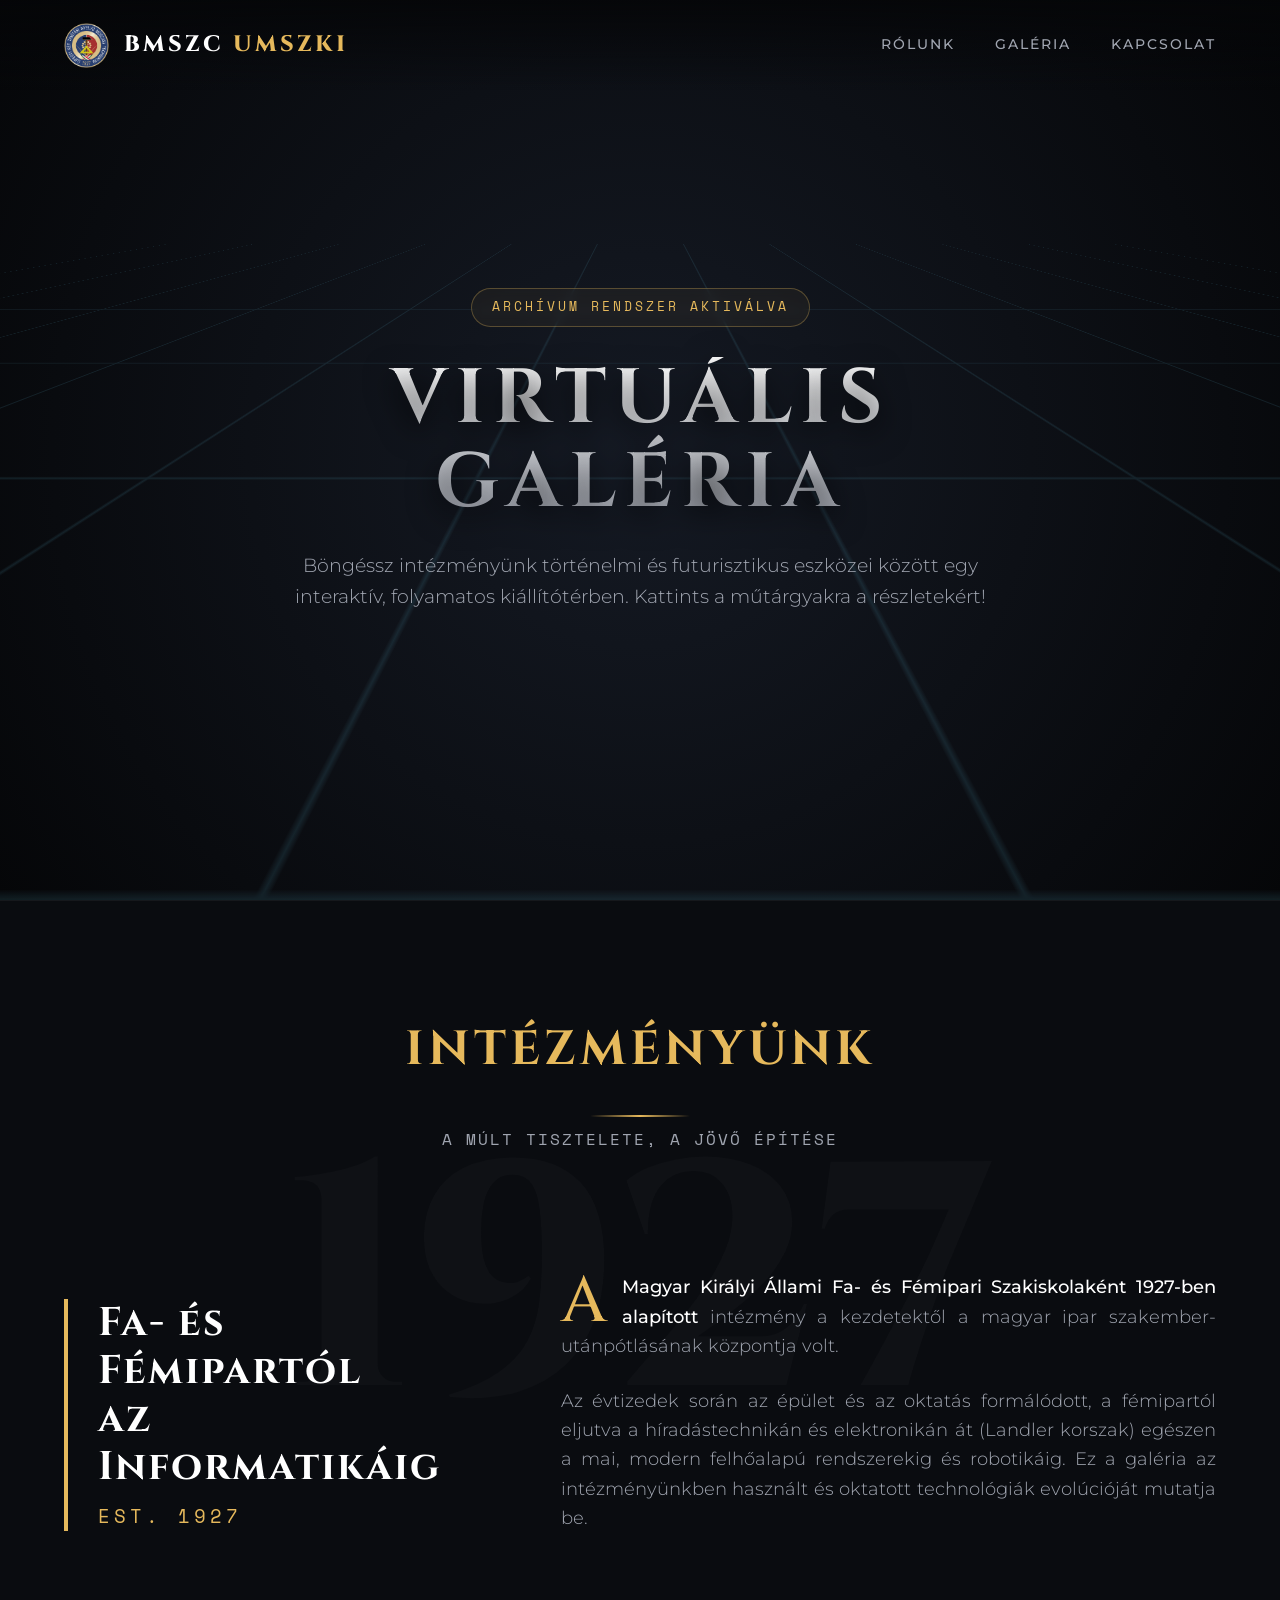
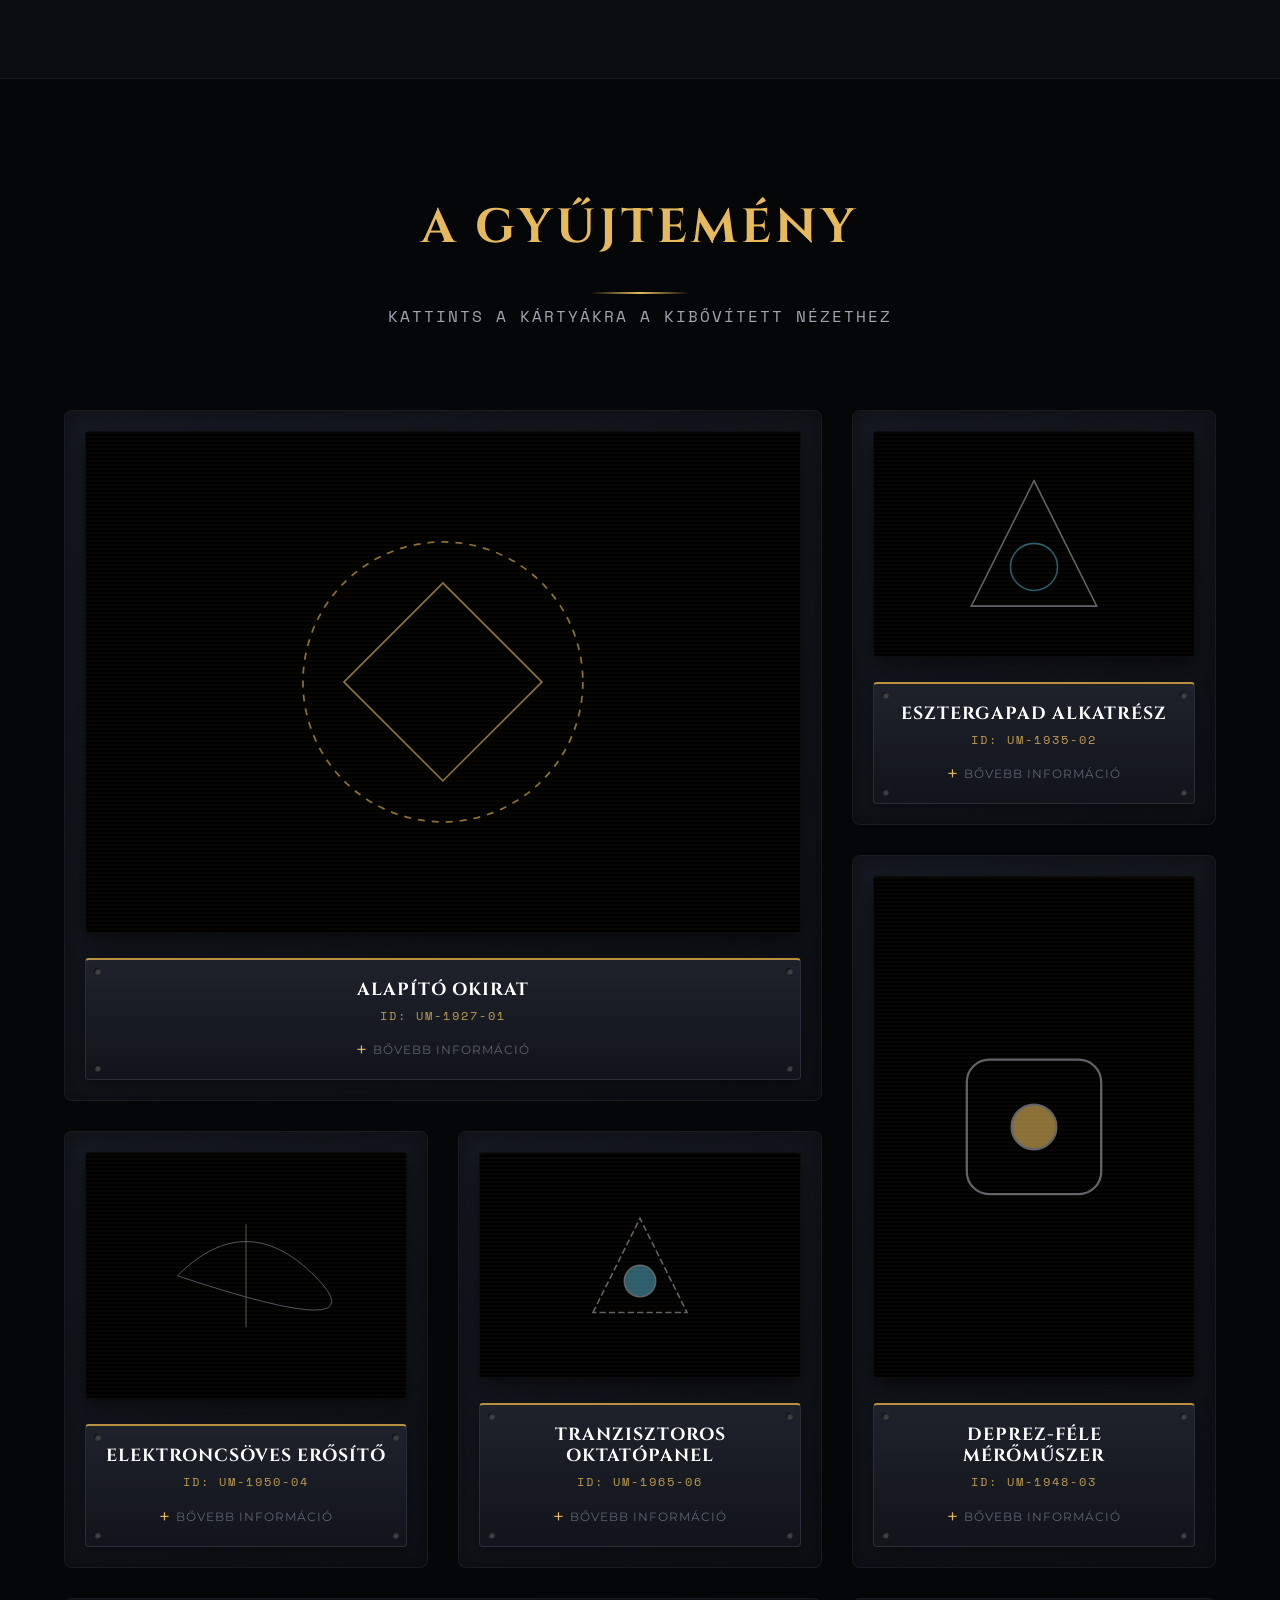
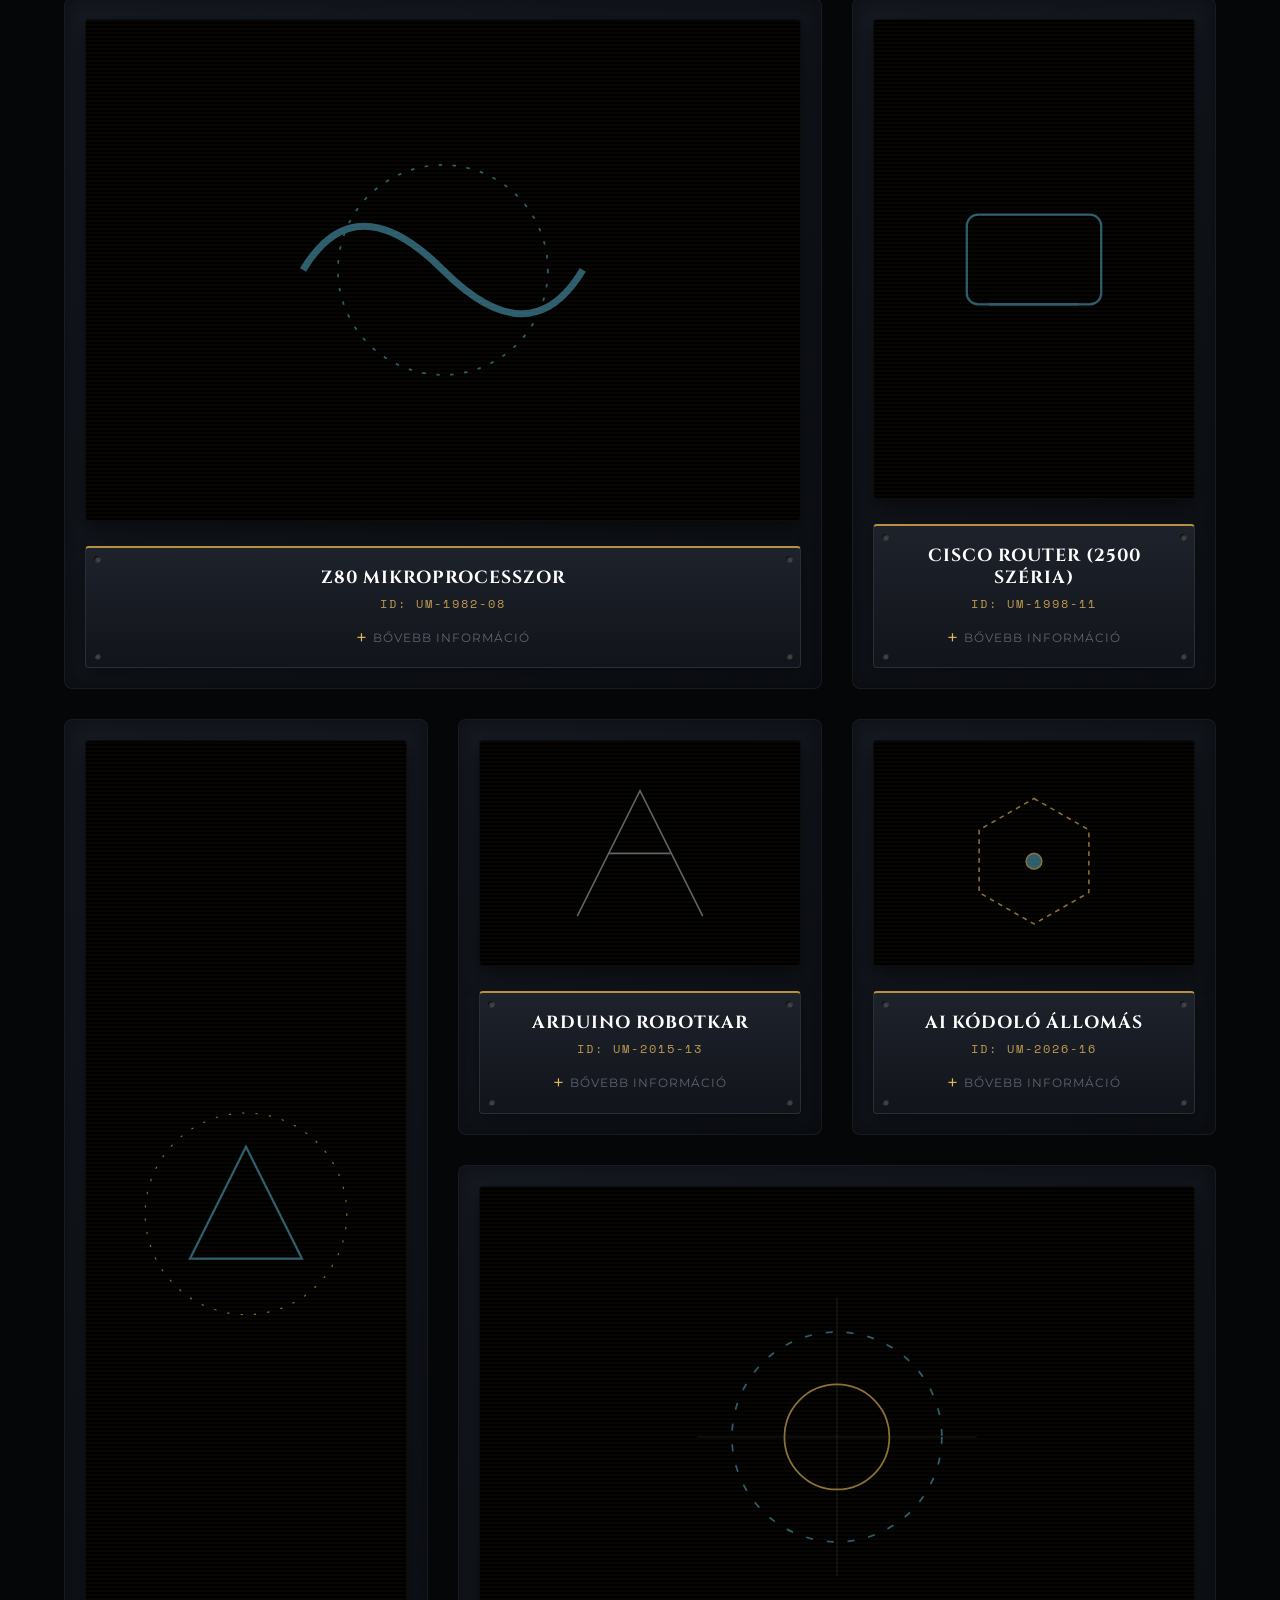
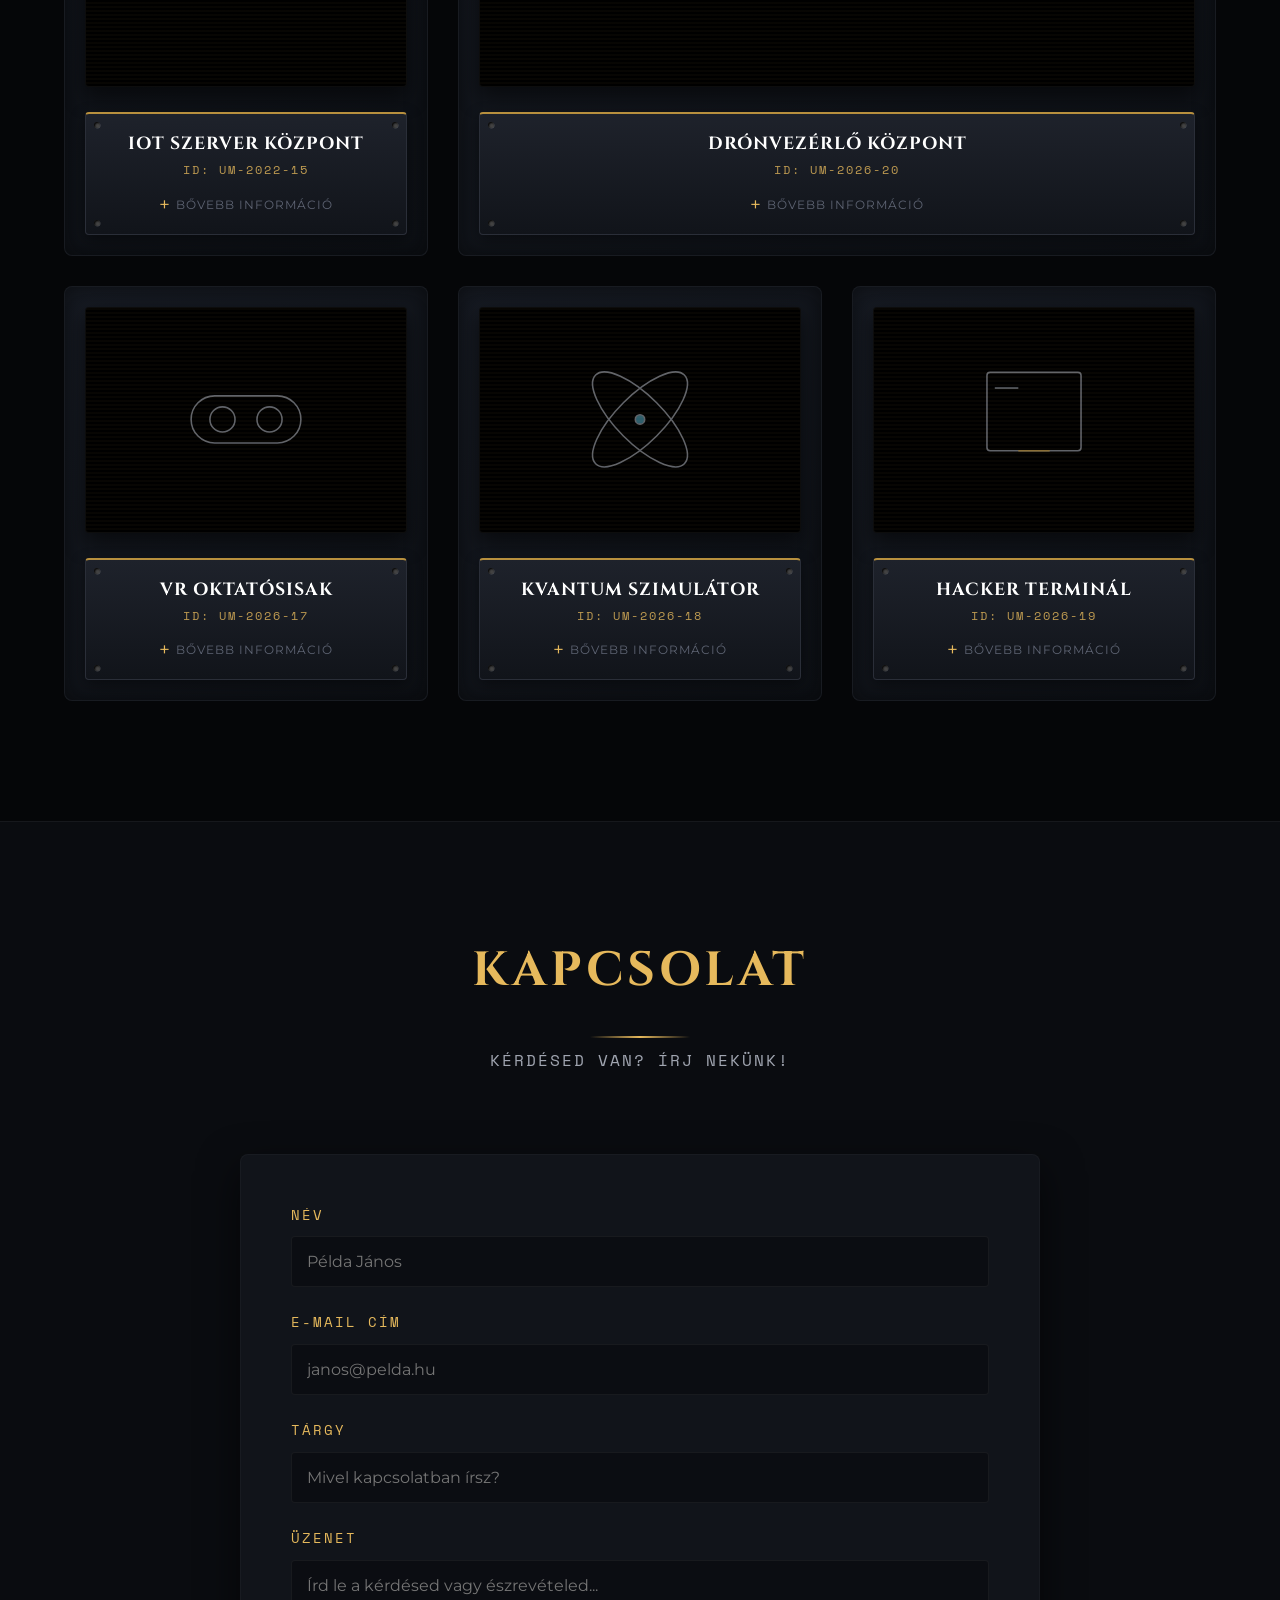
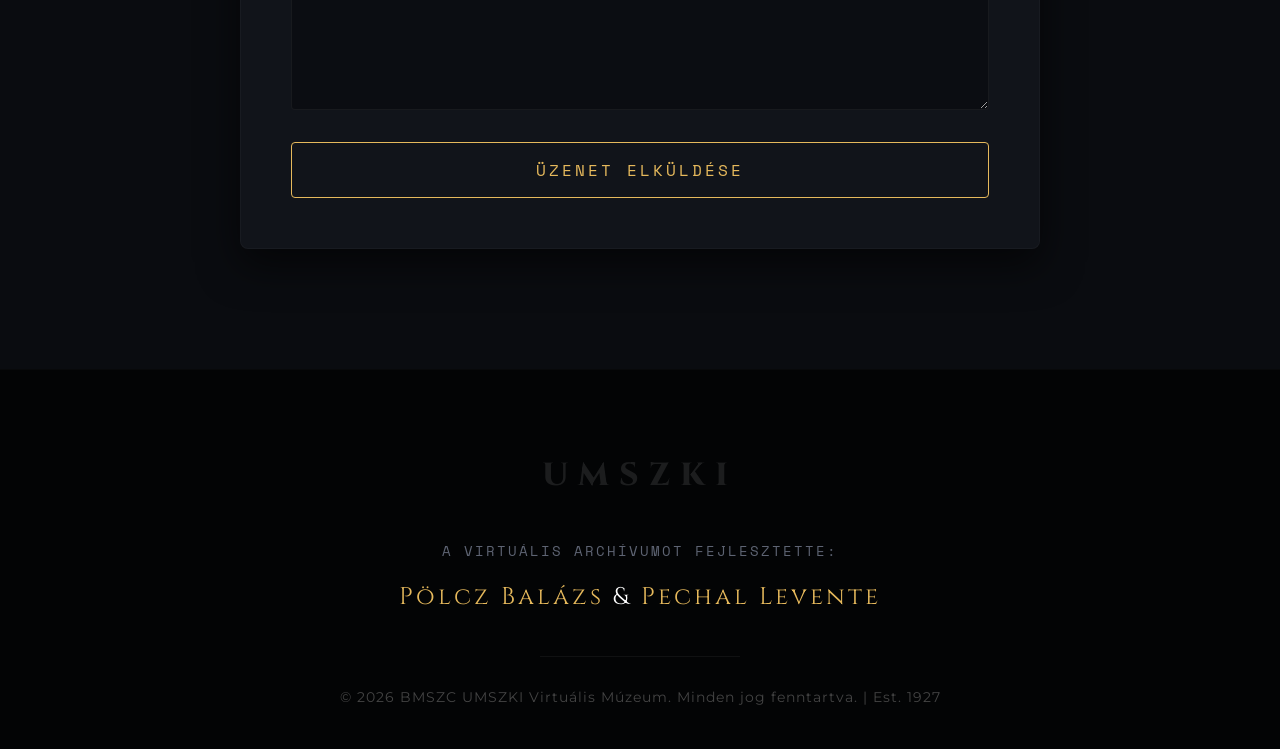
<file: index.html>
<!DOCTYPE html>
<html lang="hu">
<head>
    <meta charset="UTF-8">
    <meta name="viewport" content="width=device-width, initial-scale=1.0">
    <meta name="description" content="Budapesti Műszaki SZC Újpesti Két Tanítási Nyelvű Műszaki Technikum Virtuális Múzeuma">
    <title>UMSZKI Virtuális Galéria | Est. 1927</title>
    
    <link rel="preconnect" href="https://fonts.googleapis.com">
    <link rel="preconnect" href="https://fonts.gstatic.com" crossorigin>
    <link href="https://fonts.googleapis.com/css2?family=Cinzel:wght@400;600;700;800&family=Montserrat:wght@200;300;400;500;700&family=Space+Mono:wght@400;700&display=swap" rel="stylesheet">
    
    <style>
        /* ==========================================================================
           1. CSS VÁLTOZÓK (GLOBAL DESIGN TOKENS)
           ========================================================================== */
        :root {
            --bg-deep: #050608;
            --bg-surface: #0a0c10;
            --bg-card: #11141a;
            --bg-card-hover: #161a22;
            
            --accent-gold: #e6b95c;
            --accent-gold-dark: #b8903e;
            --accent-glow: rgba(230, 185, 92, 0.2);
            --accent-cyan: #4a9bb5; 
            
            --text-primary: #ffffff;
            --text-secondary: #a0a5b0;
            --text-muted: #5e6473;
            
            --border-light: rgba(255, 255, 255, 0.05);
            --border-gold: rgba(230, 185, 92, 0.3);
            
            --nav-height: 90px;
            --section-padding: 120px 5%;
            --card-radius: 8px;
            --transition-smooth: all 0.5s cubic-bezier(0.25, 1, 0.5, 1);
        }

        /* ==========================================================================
           2. ALAP BEÁLLÍTÁSOK (RESET)
           ========================================================================== */
        * { margin: 0; padding: 0; box-sizing: border-box; }
        html { scroll-behavior: smooth; font-size: 16px; }
        body {
            font-family: 'Montserrat', sans-serif;
            background-color: var(--bg-deep);
            color: var(--text-primary);
            line-height: 1.6;
            overflow-x: hidden;
            -webkit-font-smoothing: antialiased;
        }

        ::-webkit-scrollbar { width: 10px; }
        ::-webkit-scrollbar-track { background: var(--bg-deep); }
        ::-webkit-scrollbar-thumb { background: #2a2e38; border-radius: 5px; }
        ::-webkit-scrollbar-thumb:hover { background: var(--accent-gold-dark); }

        /* ==========================================================================
           3. TIPOGRÁFIA ÉS CÍMSOROK
           ========================================================================== */
        h1, h2, h3, h4, h5, h6 {
            font-family: 'Cinzel', serif;
            font-weight: 700;
            margin-bottom: 1rem;
            line-height: 1.2;
        }

        .section-header {
            text-align: center;
            margin-bottom: 80px;
            position: relative;
            z-index: 2;
        }

        .section-header h2 {
            font-size: 3rem;
            color: var(--accent-gold);
            text-transform: uppercase;
            letter-spacing: 4px;
            display: inline-block;
        }

        .section-header .subtitle {
            font-size: 1rem;
            color: var(--text-secondary);
            font-family: 'Space Mono', monospace;
            text-transform: uppercase;
            letter-spacing: 2px;
            margin-top: 10px;
        }

        .header-line {
            width: 100px;
            height: 2px;
            background: linear-gradient(90deg, transparent, var(--accent-gold), transparent);
            margin: 20px auto 0 auto;
        }

        /* ==========================================================================
           4. NAVIGÁCIÓ (HEADER)
           ========================================================================== */
        .navbar {
            position: fixed; top: 0; left: 0; width: 100%; height: var(--nav-height);
            display: flex; justify-content: space-between; align-items: center;
            padding: 0 5%; z-index: 9999; transition: var(--transition-smooth);
            background: linear-gradient(180deg, rgba(5,6,8,0.9) 0%, rgba(5,6,8,0) 100%);
        }

        .navbar.scrolled {
            background: rgba(5, 6, 8, 0.85); backdrop-filter: blur(20px);
            border-bottom: 1px solid var(--border-light);
            box-shadow: 0 10px 30px rgba(0, 0, 0, 0.5); height: 70px;
        }

        .nav-brand { display: flex; align-items: center; gap: 15px; text-decoration: none; }
        .nav-logo-placeholder { width: 45px; height: 45px; object-fit: contain; transition: transform 0.3s ease; }
        .nav-brand:hover .nav-logo-placeholder { transform: scale(1.05); }

        .nav-title {
            font-family: 'Cinzel', serif; font-size: 1.4rem; font-weight: 800;
            color: var(--text-primary); letter-spacing: 3px;
        }
        .nav-title span { color: var(--accent-gold); }

        .nav-links { display: flex; list-style: none; gap: 40px; }
        .nav-item { position: relative; }
        .nav-link {
            text-decoration: none; color: var(--text-secondary); font-size: 0.85rem;
            font-weight: 500; text-transform: uppercase; letter-spacing: 2px;
            transition: color 0.3s ease; padding: 10px 0; display: block;
        }
        .nav-link:hover { color: var(--accent-gold); }
        .nav-link::after {
            content: ''; position: absolute; bottom: 0; left: 0; width: 0; height: 2px;
            background-color: var(--accent-gold); transition: width 0.3s ease;
            box-shadow: 0 0 10px var(--accent-glow);
        }
        .nav-link:hover::after { width: 100%; }

        /* ==========================================================================
           5. HERO SZEKCIÓ (FŐOLDAL)
           ========================================================================== */
        .hero-section {
            position: relative; height: 100vh; display: flex; flex-direction: column;
            justify-content: center; align-items: center; text-align: center;
            padding: 0 5%; overflow: hidden;
            background: radial-gradient(circle at 50% 50%, #151a24 0%, #050608 100%);
        }

        .hero-background {
            position: absolute; top: 0; left: 0; width: 100%; height: 100%; z-index: 1; opacity: 0.15;
            background-image: linear-gradient(var(--accent-cyan) 1px, transparent 1px), linear-gradient(90deg, var(--accent-cyan) 1px, transparent 1px);
            background-size: 100px 100px; background-position: center center;
            transform: perspective(500px) rotateX(60deg) translateY(-100px) scale(3);
            animation: gridMove 20s linear infinite;
        }

        @keyframes gridMove { 0% { background-position: 0 0; } 100% { background-position: 0 100px; } }

        .hero-content { position: relative; z-index: 10; max-width: 900px; }
        
        .hero-badge {
            display: inline-block; padding: 8px 20px; border: 1px solid var(--border-gold);
            border-radius: 50px; font-family: 'Space Mono', monospace; font-size: 0.8rem;
            color: var(--accent-gold); letter-spacing: 3px; margin-bottom: 30px;
            background: rgba(230, 185, 92, 0.05); backdrop-filter: blur(4px);
        }

        .hero-title {
            font-size: clamp(3rem, 6vw, 6rem); line-height: 1.1; margin-bottom: 25px;
            letter-spacing: 8px; text-transform: uppercase; text-shadow: 0 10px 30px rgba(0,0,0,0.8);
            background: linear-gradient(180deg, #ffffff 0%, #a0a5b0 100%);
            background-clip: text; -webkit-background-clip: text; -webkit-text-fill-color: transparent;
            animation: fadeInUp 1.5s ease forwards;
        }

        .hero-subtitle {
            font-size: 1.2rem; color: var(--text-secondary); font-weight: 300;
            max-width: 700px; margin: 0 auto; animation: fadeInUp 1.5s ease 0.3s forwards; opacity: 0;
        }

        /* ==========================================================================
           6. RÓLUNK SZEKCIÓ
           ========================================================================== */
        .about-section {
            padding: var(--section-padding); background-color: var(--bg-surface);
            position: relative; border-top: 1px solid var(--border-light); border-bottom: 1px solid var(--border-light);
            overflow: hidden;
        }

        .watermark-1927 {
            position: absolute; top: 50%; left: 50%; transform: translate(-50%, -50%);
            font-family: 'Cinzel', serif; font-size: 25vw; font-weight: 800;
            color: rgba(255, 255, 255, 0.02); white-space: nowrap; pointer-events: none; z-index: 0; user-select: none;
        }

        .about-container { max-width: 1200px; margin: 0 auto; position: relative; z-index: 2; display: flex; flex-direction: column; gap: 40px; }
        
        .about-text-block { display: grid; grid-template-columns: 1fr 1.5fr; gap: 60px; align-items: center; }
        .about-title-wrapper { border-left: 4px solid var(--accent-gold); padding-left: 30px; }
        .about-title-wrapper h3 { font-size: 2.5rem; color: var(--text-primary); margin-bottom: 10px; letter-spacing: 2px; }
        .about-title-wrapper .est { color: var(--accent-gold); font-family: 'Space Mono', monospace; font-size: 1.2rem; letter-spacing: 4px; }
        .about-content p { font-size: 1.15rem; color: var(--text-secondary); margin-bottom: 25px; text-align: justify; font-weight: 300; }
        .about-content strong { color: var(--text-primary); font-weight: 500; }
        .drop-cap::first-letter {
            font-family: 'Cinzel', serif; font-size: 4rem; color: var(--accent-gold); float: left;
            line-height: 0.8; padding-right: 15px; padding-top: 5px;
        }

        /* ==========================================================================
           7. GALÉRIA SZEKCIÓ (Dinamikus Masonry-szerű Grid)
           ========================================================================== */
        .gallery-section {
            padding: var(--section-padding);
            position: relative;
            max-width: 1600px;
            margin: 0 auto;
        }

        .artifact-gallery {
            display: grid;
            grid-template-columns: repeat(auto-fill, minmax(300px, 1fr));
            grid-auto-flow: dense; /* Organikus, térkitöltő elrendezés */
            gap: 30px;
            perspective: 1000px;
        }

        /* Galéria elemeinek méretvariációi */
        .artifact-card {
            background: var(--bg-card);
            border-radius: var(--card-radius);
            position: relative;
            transform-style: preserve-3d;
            transition: transform 0.1s ease;
            cursor: pointer;
            border: 1px solid rgba(255, 255, 255, 0.03);
            opacity: 0;
            transform: translateY(50px);
            display: flex;
            flex-direction: column;
        }

        .artifact-wide { grid-column: span 2; }
        .artifact-tall { grid-row: span 2; }
        .artifact-large { grid-column: span 2; grid-row: span 2; }

        .artifact-card.revealed { animation: slideUpFade 0.8s ease forwards; }

        .artifact-inner {
            padding: 20px; height: 100%; display: flex; flex-direction: column;
            transform: translateZ(30px); border-radius: var(--card-radius); overflow: hidden;
            position: relative; box-shadow: inset 0 0 20px rgba(0,0,0,0.5);
            background: linear-gradient(145deg, #161a22 0%, #0d1015 100%);
        }

        .artifact-glare {
            position: absolute; top: 0; left: 0; width: 100%; height: 100%;
            background: radial-gradient(circle at 50% 50%, rgba(255,255,255,0.1) 0%, transparent 50%);
            opacity: 0; pointer-events: none; transition: opacity 0.3s ease; z-index: 10;
        }

        .artifact-card:hover .artifact-glare { opacity: 1; }

        .artifact-visual {
            width: 100%; min-height: 200px; flex-grow: 1; background: #000;
            border: 1px solid var(--border-light); border-radius: 4px; margin-bottom: 25px;
            position: relative; display: flex; justify-content: center; align-items: center;
            overflow: hidden; box-shadow: 0 10px 20px rgba(0,0,0,0.5);
        }

        .artifact-tall .artifact-visual, .artifact-large .artifact-visual { min-height: 350px; }

        .artifact-svg-pattern {
            width: 70%; height: 70%; opacity: 0.6; transition: transform 0.5s ease, opacity 0.5s ease;
        }

        .artifact-card:hover .artifact-svg-pattern { transform: scale(1.1); opacity: 1; }

        .artifact-visual::after {
            content: ''; position: absolute; top: 0; left: 0; width: 100%; height: 100%;
            background: repeating-linear-gradient(0deg, transparent, transparent 2px, rgba(230, 185, 92, 0.03) 2px, rgba(230, 185, 92, 0.03) 4px);
            pointer-events: none;
        }

        .artifact-plaque {
            background: linear-gradient(to bottom, #1e222b, #11141a); border: 1px solid #2a2e38;
            padding: 20px; border-radius: 4px; text-align: center; position: relative;
            border-top: 2px solid var(--accent-gold-dark); box-shadow: 0 5px 15px rgba(0,0,0,0.4);
        }

        .plaque-screw { position: absolute; width: 6px; height: 6px; background: #444; border-radius: 50%; box-shadow: inset 1px 1px 2px #000, 0.5px 0.5px 0 rgba(255,255,255,0.2); }
        .screw-tl { top: 8px; left: 8px; } .screw-tr { top: 8px; right: 8px; }
        .screw-bl { bottom: 8px; left: 8px; } .screw-br { bottom: 8px; right: 8px; }

        .artifact-plaque h3 { font-size: 1.1rem; color: var(--text-primary); text-transform: uppercase; letter-spacing: 1px; margin-bottom: 5px; }
        .artifact-id { font-family: 'Space Mono', monospace; font-size: 0.75rem; color: var(--accent-gold); letter-spacing: 2px; opacity: 0.8; }
        
        .view-hint {
            margin-top: 15px; font-size: 0.75rem; color: var(--text-muted);
            text-transform: uppercase; letter-spacing: 1px; transition: color 0.3s ease;
            display: flex; align-items: center; justify-content: center; gap: 5px;
        }
        
        .view-hint::before {
            content: '+'; font-size: 1.2rem; color: var(--accent-gold); line-height: 1;
        }

        .artifact-card:hover .view-hint { color: var(--accent-cyan); }

        /* ==========================================================================
           8. LIGHTBOX / MODAL RENDSZER (Nagyított nézet)
           ========================================================================== */
        .lightbox-overlay {
            position: fixed; top: 0; left: 0; width: 100%; height: 100%;
            background: rgba(2, 3, 4, 0.95); backdrop-filter: blur(10px); -webkit-backdrop-filter: blur(10px);
            z-index: 10000; display: flex; justify-content: center; align-items: center;
            opacity: 0; pointer-events: none; transition: opacity 0.4s ease;
        }

        .lightbox-overlay.active { opacity: 1; pointer-events: auto; }

        .lightbox-content {
            background: var(--bg-card); border: 1px solid var(--border-gold);
            padding: 40px; border-radius: var(--card-radius); max-width: 900px; width: 90%;
            position: relative; transform: scale(0.9); transition: transform 0.4s cubic-bezier(0.25, 1, 0.5, 1);
            box-shadow: 0 30px 60px rgba(0,0,0,0.8), 0 0 40px rgba(230, 185, 92, 0.1);
            display: flex; flex-direction: column; align-items: center;
        }

        .lightbox-overlay.active .lightbox-content { transform: scale(1); }

        .lightbox-close {
            position: absolute; top: 20px; right: 25px; font-size: 2.5rem;
            color: var(--text-secondary); cursor: pointer; transition: color 0.3s ease; line-height: 1;
        }

        .lightbox-close:hover { color: var(--accent-gold); }

        .lightbox-image-area {
            width: 100%; height: 350px; background: #000; border: 1px solid #222;
            margin-bottom: 30px; display: flex; justify-content: center; align-items: center;
        }

        .lightbox-details { text-align: center; }
        .lightbox-details h3 { font-size: 2rem; color: var(--accent-gold); margin-bottom: 10px; letter-spacing: 4px; text-transform: uppercase; }
        .lightbox-desc { color: var(--text-secondary); max-width: 700px; line-height: 1.8; font-weight: 300; font-size: 1.1rem;}

        /* ==========================================================================
           9. KAPCSOLAT SZEKCIÓ
           ========================================================================== */
        .contact-section { padding: var(--section-padding); background-color: var(--bg-surface); border-top: 1px solid var(--border-light); position: relative; }
        .contact-container { max-width: 800px; margin: 0 auto; background: var(--bg-card); padding: 50px; border-radius: var(--card-radius); box-shadow: 0 15px 40px rgba(0,0,0,0.6); border: 1px solid rgba(255, 255, 255, 0.03); position: relative; }
        .contact-container::before { content: ''; position: absolute; top: -2px; left: -2px; right: -2px; bottom: -2px; background: linear-gradient(45deg, var(--accent-gold), transparent, var(--accent-cyan)); z-index: -1; border-radius: 10px; opacity: 0.2; }
        .form-group { margin-bottom: 25px; }
        .form-group label { display: block; margin-bottom: 10px; color: var(--accent-gold); font-family: 'Space Mono', monospace; font-size: 0.85rem; letter-spacing: 2px; text-transform: uppercase; }
        .form-control { width: 100%; padding: 15px; background: rgba(0, 0, 0, 0.3); border: 1px solid var(--border-light); border-radius: 4px; color: var(--text-primary); font-family: 'Montserrat', sans-serif; font-size: 1rem; transition: var(--transition-smooth); outline: none; }
        .form-control:focus { border-color: var(--accent-gold); box-shadow: 0 0 15px var(--accent-glow); background: rgba(0, 0, 0, 0.5); }
        textarea.form-control { resize: vertical; min-height: 150px; }
        .submit-btn { background: transparent; border: 1px solid var(--accent-gold); color: var(--accent-gold); padding: 15px 40px; font-family: 'Space Mono', monospace; text-transform: uppercase; letter-spacing: 3px; cursor: pointer; transition: var(--transition-smooth); width: 100%; font-size: 1rem; border-radius: 4px; }
        .submit-btn:hover { background: var(--accent-gold); color: var(--bg-deep); box-shadow: 0 0 20px var(--accent-glow); font-weight: bold; }

        /* ==========================================================================
           10. FOOTER
           ========================================================================== */
        .footer { background-color: #030405; padding: 80px 5% 40px 5%; border-top: 1px solid rgba(255,255,255,0.02); text-align: center; position: relative; }
        .footer-logo { font-family: 'Cinzel', serif; font-size: 2rem; font-weight: 800; color: rgba(255,255,255,0.1); letter-spacing: 10px; margin-bottom: 40px; }
        .creators-block { margin-bottom: 40px; }
        .creators-label { font-family: 'Space Mono', monospace; font-size: 0.85rem; color: var(--text-muted); text-transform: uppercase; letter-spacing: 2px; margin-bottom: 15px; }
        .creators-names { font-family: 'Cinzel', serif; font-size: 1.5rem; color: var(--text-primary); letter-spacing: 3px; }
        .creators-names span { color: var(--accent-gold); }
        .footer-line { width: 200px; height: 1px; background: rgba(255,255,255,0.05); margin: 0 auto 30px auto; }
        .copyright { font-size: 0.85rem; color: #444; letter-spacing: 1px; }

        /* ==========================================================================
           11. ANIMÁCIÓK ÉS MEDIA QUERIES
           ========================================================================== */
        @keyframes fadeInUp { from { opacity: 0; transform: translateY(40px); } to { opacity: 1; transform: translateY(0); } }
        @keyframes slideUpFade { from { opacity: 0; transform: translateY(60px); } to { opacity: 1; transform: translateY(0); } }

        @media (max-width: 1024px) {
            .about-text-block { grid-template-columns: 1fr; gap: 30px; }
            .artifact-wide, .artifact-tall, .artifact-large { grid-column: span 1; grid-row: span 1; }
            .artifact-tall .artifact-visual, .artifact-large .artifact-visual { min-height: 200px; }
            .watermark-1927 { font-size: 40vw; }
        }

        @media (max-width: 768px) {
            .nav-links { display: none; }
            .section-header h2 { font-size: 2.2rem; }
            .about-title-wrapper h3 { font-size: 2rem; }
            .contact-container { padding: 30px; }
            .lightbox-image-area { height: 250px; }
            .lightbox-content { padding: 20px; }
        }
    </style>
</head>
<body>

    <!-- NAVIGÁCIÓ -->
    <nav class="navbar" id="navbar">
        <a href="#" class="nav-brand">
            <img src="képek/logo.png" alt="UMSZKI Logó" class="nav-logo-placeholder">
            <div class="nav-title">BMSZC <span>UMSZKI</span></div>
        </a>
        <ul class="nav-links">
            <li class="nav-item"><a href="#rolunk" class="nav-link">Rólunk</a></li>
            <li class="nav-item"><a href="#galeria" class="nav-link">Galéria</a></li>
            <li class="nav-item"><a href="#kapcsolat" class="nav-link">Kapcsolat</a></li>
        </ul>
    </nav>

    <!-- FŐOLDAL (HERO) -->
    <header class="hero-section">
        <div class="hero-background"></div>
        <div class="hero-content">
            <div class="hero-badge">ARCHÍVUM RENDSZER AKTIVÁLVA</div>
            <h1 class="hero-title">Virtuális Galéria</h1>
            <p class="hero-subtitle">Böngéssz intézményünk történelmi és futurisztikus eszközei között egy interaktív, folyamatos kiállítótérben. Kattints a műtárgyakra a részletekért!</p>
        </div>
    </header>

    <!-- RÓLUNK SZEKCIÓ -->
    <section id="rolunk" class="about-section">
        <div class="watermark-1927">1927</div>
        <div class="about-container">
            <div class="section-header">
                <h2>Intézményünk</h2>
                <div class="header-line"></div>
                <div class="subtitle">A múlt tisztelete, a jövő építése</div>
            </div>
            <div class="about-text-block">
                <div class="about-title-wrapper">
                    <h3>Fa- és Fémipartól<br>az Informatikáig</h3>
                    <div class="est">EST. 1927</div>
                </div>
                <div class="about-content">
                    <p class="drop-cap">
                        <strong>A Magyar Királyi Állami Fa- és Fémipari Szakiskolaként 1927-ben alapított</strong> intézmény a kezdetektől a magyar ipar szakember-utánpótlásának központja volt. 
                    </p>
                    <p>
                        Az évtizedek során az épület és az oktatás formálódott, a fémipartól eljutva a híradástechnikán és elektronikán át (Landler korszak) egészen a mai, modern felhőalapú rendszerekig és robotikáig. Ez a galéria az intézményünkben használt és oktatott technológiák evolúcióját mutatja be.
                    </p>
                </div>
            </div>
        </div>
    </section>

    <!-- GALÉRIA SZEKCIÓ -->
    <main id="galeria" class="gallery-section">
        <div class="section-header">
            <h2>A Gyűjtemény</h2>
            <div class="header-line"></div>
            <div class="subtitle">Kattints a kártyákra a kibővített nézethez</div>
        </div>

        <div class="artifact-gallery">
            <!-- 1. Tárgy (Nagy) -->
            <div class="artifact-card artifact-large" data-id="01">
                <div class="artifact-inner">
                    <div class="artifact-glare"></div>
                    <div class="artifact-visual">
                        <svg class="artifact-svg-pattern" viewBox="0 0 100 100" fill="none" stroke="var(--accent-gold)" stroke-width="0.5">
                            <circle cx="50" cy="50" r="40" stroke-dasharray="2 2"/>
                            <rect x="30" y="30" width="40" height="40" transform="rotate(45 50 50)"/>
                        </svg>
                    </div>
                    <div class="artifact-plaque">
                        <div class="plaque-screw screw-tl"></div><div class="plaque-screw screw-tr"></div>
                        <div class="plaque-screw screw-bl"></div><div class="plaque-screw screw-br"></div>
                        <h3>Alapító Okirat</h3>
                        <div class="artifact-id">ID: UM-1927-01</div>
                        <div class="hidden-desc" style="display:none;">A Magyar Királyi Állami Fa- és Fémipari Szakiskola eredeti alapító okirata 1927-ből. Ezzel az okmánnyal vette kezdetét az a szakmai oktatómunka Újpesten, amely szilárdan megalapozta a mai UMSZKI hírnevét.</div>
                        <div class="view-hint">Bővebb információ</div>
                    </div>
                </div>
            </div>

            <!-- 2. Tárgy -->
            <div class="artifact-card" data-id="02">
                <div class="artifact-inner">
                    <div class="artifact-glare"></div>
                    <div class="artifact-visual">
                        <svg class="artifact-svg-pattern" viewBox="0 0 100 100" fill="none" stroke="var(--text-secondary)" stroke-width="1">
                            <polygon points="50,10 90,90 10,90" />
                            <circle cx="50" cy="65" r="15" stroke="var(--accent-cyan)"/>
                        </svg>
                    </div>
                    <div class="artifact-plaque">
                        <div class="plaque-screw screw-tl"></div><div class="plaque-screw screw-tr"></div>
                        <div class="plaque-screw screw-bl"></div><div class="plaque-screw screw-br"></div>
                        <h3>Esztergapad Alkatrész</h3>
                        <div class="artifact-id">ID: UM-1935-02</div>
                        <div class="hidden-desc" style="display:none;">A kezdeti évtizedekben az iskolában a fémipari és gépészeti képzés dominált. Ez az eredeti, diákok által fémesztergán készített, nagy pontosságú vizsgamunka a 30-as évekből származik.</div>
                        <div class="view-hint">Bővebb információ</div>
                    </div>
                </div>
            </div>

            <!-- 3. Tárgy (Magas) -->
            <div class="artifact-card artifact-tall" data-id="03">
                <div class="artifact-inner">
                    <div class="artifact-glare"></div>
                    <div class="artifact-visual">
                        <svg class="artifact-svg-pattern" viewBox="0 0 100 100" fill="none" stroke="var(--text-secondary)" stroke-width="1">
                            <rect x="20" y="20" width="60" height="60" rx="10"/>
                            <circle cx="50" cy="50" r="10" fill="var(--accent-gold)"/>
                        </svg>
                    </div>
                    <div class="artifact-plaque">
                        <div class="plaque-screw screw-tl"></div><div class="plaque-screw screw-tr"></div>
                        <div class="plaque-screw screw-bl"></div><div class="plaque-screw screw-br"></div>
                        <h3>Deprez-féle Mérőműszer</h3>
                        <div class="artifact-id">ID: UM-1948-03</div>
                        <div class="hidden-desc" style="display:none;">Az elektrotechnika térnyerésének első jelei az oktatásban. A feszültség- és árammérés alapjait ezeken a robusztus, analóg lengőtekercses műszereken sajátították el.</div>
                        <div class="view-hint">Bővebb információ</div>
                    </div>
                </div>
            </div>

            <!-- 4. Tárgy -->
            <div class="artifact-card" data-id="04">
                <div class="artifact-inner">
                    <div class="artifact-glare"></div>
                    <div class="artifact-visual">
                        <svg class="artifact-svg-pattern" viewBox="0 0 100 100" fill="none" stroke="var(--text-secondary)" stroke-width="0.5">
                            <path d="M10,50 Q50,10 90,50 T10,50" />
                            <line x1="50" y1="20" x2="50" y2="80"/>
                        </svg>
                    </div>
                    <div class="artifact-plaque">
                        <div class="plaque-screw screw-tl"></div><div class="plaque-screw screw-tr"></div>
                        <div class="plaque-screw screw-bl"></div><div class="plaque-screw screw-br"></div>
                        <h3>Elektroncsöves Erősítő</h3>
                        <div class="artifact-id">ID: UM-1950-04</div>
                        <div class="hidden-desc" style="display:none;">A rádió- és televíziószerelő szaktudás alapkövei az elektroncsövek voltak. Működésük megértése elengedhetetlen volt a korabeli berendezések javításához.</div>
                        <div class="view-hint">Bővebb információ</div>
                    </div>
                </div>
            </div>

            <!-- 5. Tárgy (Széles) -->
            <div class="artifact-card artifact-wide" data-id="08">
                <div class="artifact-inner">
                    <div class="artifact-glare"></div>
                    <div class="artifact-visual">
                        <svg class="artifact-svg-pattern" viewBox="0 0 100 100" fill="none" stroke="var(--accent-cyan)" stroke-width="0.5">
                            <path d="M10,50 Q25,25 50,50 T90,50" stroke-width="2"/>
                            <circle cx="50" cy="50" r="30" stroke-dasharray="1 3"/>
                        </svg>
                    </div>
                    <div class="artifact-plaque">
                        <div class="plaque-screw screw-tl"></div><div class="plaque-screw screw-tr"></div>
                        <div class="plaque-screw screw-bl"></div><div class="plaque-screw screw-br"></div>
                        <h3>Z80 Mikroprocesszor</h3>
                        <div class="artifact-id">ID: UM-1982-08</div>
                        <div class="hidden-desc" style="display:none;">A digitális korszak hajnala. A Z80-as processzorokra épülő mikroszámítógépek az oktatásban paradigmaváltást hoztak, itt kezdtek a hallgatók Assembly szintű programozást tanulni.</div>
                        <div class="view-hint">Bővebb információ</div>
                    </div>
                </div>
            </div>

            <!-- 6. Tárgy -->
            <div class="artifact-card" data-id="06">
                <div class="artifact-inner">
                    <div class="artifact-glare"></div>
                    <div class="artifact-visual">
                        <svg class="artifact-svg-pattern" viewBox="0 0 100 100" fill="none" stroke="var(--text-secondary)" stroke-width="1">
                            <path d="M20,80 L50,20 L80,80 Z" stroke-dasharray="4 2"/>
                            <circle cx="50" cy="60" r="10" fill="var(--accent-cyan)"/>
                        </svg>
                    </div>
                    <div class="artifact-plaque">
                        <div class="plaque-screw screw-tl"></div><div class="plaque-screw screw-tr"></div>
                        <div class="plaque-screw screw-bl"></div><div class="plaque-screw screw-br"></div>
                        <h3>Tranzisztoros Oktatópanel</h3>
                        <div class="artifact-id">ID: UM-1965-06</div>
                        <div class="hidden-desc" style="display:none;">A félvezetők forradalmasították az ipart. Ez az oktatópanel a germánium tranzisztorok logikai felépítését és működését mutatta be.</div>
                        <div class="view-hint">Bővebb információ</div>
                    </div>
                </div>
            </div>

            <!-- 7. Tárgy -->
            <div class="artifact-card" data-id="11">
                <div class="artifact-inner">
                    <div class="artifact-glare"></div>
                    <div class="artifact-visual">
                        <svg class="artifact-svg-pattern" viewBox="0 0 100 100" fill="none" stroke="var(--accent-cyan)" stroke-width="1">
                            <rect x="20" y="30" width="60" height="40" rx="5"/>
                            <line x1="30" y1="70" x2="70" y2="70"/>
                        </svg>
                    </div>
                    <div class="artifact-plaque">
                        <div class="plaque-screw screw-tl"></div><div class="plaque-screw screw-tr"></div>
                        <div class="plaque-screw screw-bl"></div><div class="plaque-screw screw-br"></div>
                        <h3>Cisco Router (2500 széria)</h3>
                        <div class="artifact-id">ID: UM-1998-11</div>
                        <div class="hidden-desc" style="display:none;">Az UMSZKI Magyarországon az elsők között csatlakozott a globális Cisco Hálózati Akadémiához. Ez az eszköz a professzionális hálózatépítő képzés indulását szimbolizálja.</div>
                        <div class="view-hint">Bővebb információ</div>
                    </div>
                </div>
            </div>

            <!-- 8. Tárgy (Magas) -->
            <div class="artifact-card artifact-tall" data-id="15">
                <div class="artifact-inner">
                    <div class="artifact-glare"></div>
                    <div class="artifact-visual">
                        <svg class="artifact-svg-pattern" viewBox="0 0 100 100" fill="none" stroke="var(--accent-gold)" stroke-width="0.5">
                            <circle cx="50" cy="50" r="45" stroke-dasharray="1 5"/>
                            <polygon points="50,20 75,70 25,70" stroke="var(--accent-cyan)" stroke-width="1"/>
                        </svg>
                    </div>
                    <div class="artifact-plaque">
                        <div class="plaque-screw screw-tl"></div><div class="plaque-screw screw-tr"></div>
                        <div class="plaque-screw screw-bl"></div><div class="plaque-screw screw-br"></div>
                        <h3>IoT Szerver Központ</h3>
                        <div class="artifact-id">ID: UM-2022-15</div>
                        <div class="hidden-desc" style="display:none;">Az okos rendszerek térnyerése: felhőalapú architektúrák és az Internet of Things (IoT) programozása az UMSZKI laborjaiban. A diákok adatelemzésen és szenzorhálózatokon keresztül menedzselik a rendszereket.</div>
                        <div class="view-hint">Bővebb információ</div>
                    </div>
                </div>
            </div>

            <!-- 9. Tárgy -->
            <div class="artifact-card" data-id="13">
                <div class="artifact-inner">
                    <div class="artifact-glare"></div>
                    <div class="artifact-visual">
                        <svg class="artifact-svg-pattern" viewBox="0 0 100 100" fill="none" stroke="var(--text-secondary)" stroke-width="1">
                            <path d="M10,90 L50,10 L90,90"/>
                            <line x1="30" y1="50" x2="70" y2="50"/>
                        </svg>
                    </div>
                    <div class="artifact-plaque">
                        <div class="plaque-screw screw-tl"></div><div class="plaque-screw screw-tr"></div>
                        <div class="plaque-screw screw-bl"></div><div class="plaque-screw screw-br"></div>
                        <h3>Arduino Robotkar</h3>
                        <div class="artifact-id">ID: UM-2015-13</div>
                        <div class="hidden-desc" style="display:none;">A mechatronika és a hardverközeli programozás ötvözése. A mikrokontrollerek (Arduino, Raspberry Pi) térnyerése lehetővé tette a komplex robotikai projektek építését.</div>
                        <div class="view-hint">Bővebb információ</div>
                    </div>
                </div>
            </div>

            <!-- 10. Tárgy (Széles) -->
            <div class="artifact-card artifact-wide" data-id="20">
                <div class="artifact-inner">
                    <div class="artifact-glare"></div>
                    <div class="artifact-visual">
                        <svg class="artifact-svg-pattern" viewBox="0 0 100 100" fill="none" stroke="var(--accent-cyan)" stroke-width="0.5">
                            <circle cx="50" cy="50" r="30" stroke-dasharray="2 4"/>
                            <line x1="50" y1="10" x2="50" y2="90" stroke="rgba(255,255,255,0.1)"/>
                            <line x1="10" y1="50" x2="90" y2="50" stroke="rgba(255,255,255,0.1)"/>
                            <circle cx="50" cy="50" r="15" stroke="var(--accent-gold)"/>
                        </svg>
                    </div>
                    <div class="artifact-plaque">
                        <div class="plaque-screw screw-tl"></div><div class="plaque-screw screw-tr"></div>
                        <div class="plaque-screw screw-bl"></div><div class="plaque-screw screw-br"></div>
                        <h3>Drónvezérlő Központ</h3>
                        <div class="artifact-id">ID: UM-2026-20</div>
                        <div class="hidden-desc" style="display:none;">Autonóm rendszerek és dróntechnológia. Ez a szimulációs központ a jövő iparát vetíti előre, ahol a diákok mesterséges intelligenciával látják el a repülő robotokat.</div>
                        <div class="view-hint">Bővebb információ</div>
                    </div>
                </div>
            </div>

            <!-- 11. Tárgy -->
            <div class="artifact-card" data-id="16">
                <div class="artifact-inner">
                    <div class="artifact-glare"></div>
                    <div class="artifact-visual">
                        <svg class="artifact-svg-pattern" viewBox="0 0 100 100" fill="none" stroke="var(--accent-gold)" stroke-width="1">
                            <path d="M50,15 L85,35 L85,75 L50,95 L15,75 L15,35 Z" stroke-dasharray="3 3"/>
                            <circle cx="50" cy="55" r="5" fill="var(--accent-cyan)"/>
                        </svg>
                    </div>
                    <div class="artifact-plaque">
                        <div class="plaque-screw screw-tl"></div><div class="plaque-screw screw-tr"></div>
                        <div class="plaque-screw screw-bl"></div><div class="plaque-screw screw-br"></div>
                        <h3>AI Kódoló Állomás</h3>
                        <div class="artifact-id">ID: UM-2026-16</div>
                        <div class="hidden-desc" style="display:none;">A modern szoftverfejlesztés elengedhetetlen eszköze az MI. Ezen az állomáson a diákok a nyelvi modellekkel együttműködve sajátítják el a programozást.</div>
                        <div class="view-hint">Bővebb információ</div>
                    </div>
                </div>
            </div>

            <!-- 12. Tárgy -->
            <div class="artifact-card" data-id="17">
                <div class="artifact-inner">
                    <div class="artifact-glare"></div>
                    <div class="artifact-visual">
                        <svg class="artifact-svg-pattern" viewBox="0 0 100 100" fill="none" stroke="var(--text-secondary)" stroke-width="1">
                            <rect x="15" y="35" width="70" height="30" rx="15"/>
                            <circle cx="35" cy="50" r="8"/>
                            <circle cx="65" cy="50" r="8"/>
                        </svg>
                    </div>
                    <div class="artifact-plaque">
                        <div class="plaque-screw screw-tl"></div><div class="plaque-screw screw-tr"></div>
                        <div class="plaque-screw screw-bl"></div><div class="plaque-screw screw-br"></div>
                        <h3>VR Oktatósisak</h3>
                        <div class="artifact-id">ID: UM-2026-17</div>
                        <div class="hidden-desc" style="display:none;">Virtuális és kiterjesztett valóság a műszaki oktatásban. Bonyolult szerverparkok, mikroelektronikai panelek tanulmányozása valós időben, 3D térben.</div>
                        <div class="view-hint">Bővebb információ</div>
                    </div>
                </div>
            </div>
            
            <!-- 13. Tárgy -->
            <div class="artifact-card" data-id="18">
                <div class="artifact-inner">
                    <div class="artifact-glare"></div>
                    <div class="artifact-visual">
                        <svg class="artifact-svg-pattern" viewBox="0 0 100 100" fill="none" stroke="var(--text-secondary)" stroke-width="1">
                            <ellipse cx="50" cy="50" rx="40" ry="15" transform="rotate(45 50 50)"/>
                            <ellipse cx="50" cy="50" rx="40" ry="15" transform="rotate(-45 50 50)"/>
                            <circle cx="50" cy="50" r="3" fill="var(--accent-cyan)"/>
                        </svg>
                    </div>
                    <div class="artifact-plaque">
                        <div class="plaque-screw screw-tl"></div><div class="plaque-screw screw-tr"></div>
                        <div class="plaque-screw screw-bl"></div><div class="plaque-screw screw-br"></div>
                        <h3>Kvantum Szimulátor</h3>
                        <div class="artifact-id">ID: UM-2026-18</div>
                        <div class="hidden-desc" style="display:none;">Betekintés a jövő technológiájába. Az intézmény szoftveres szimulátorokon keresztül felkészíti a tanulókat a kvantum-kriptográfia alapjaira.</div>
                        <div class="view-hint">Bővebb információ</div>
                    </div>
                </div>
            </div>

            <!-- 14. Tárgy -->
            <div class="artifact-card" data-id="19">
                <div class="artifact-inner">
                    <div class="artifact-glare"></div>
                    <div class="artifact-visual">
                        <svg class="artifact-svg-pattern" viewBox="0 0 100 100" fill="none" stroke="var(--text-secondary)" stroke-width="1">
                            <rect x="20" y="20" width="60" height="50" rx="2"/>
                            <line x1="25" y1="30" x2="40" y2="30"/>
                            <line x1="40" y1="70" x2="60" y2="70" stroke="var(--accent-gold)"/>
                        </svg>
                    </div>
                    <div class="artifact-plaque">
                        <div class="plaque-screw screw-tl"></div><div class="plaque-screw screw-tr"></div>
                        <div class="plaque-screw screw-bl"></div><div class="plaque-screw screw-br"></div>
                        <h3>Hacker Terminál</h3>
                        <div class="artifact-id">ID: UM-2026-19</div>
                        <div class="hidden-desc" style="display:none;">Kiberbiztonsági állomás. A diákok ezen az izolált terminálon támadó és védekező szimulációkat futtatva tanulják meg a hálózatvédelmet.</div>
                        <div class="view-hint">Bővebb információ</div>
                    </div>
                </div>
            </div>
            
        </div>
    </main>

    <!-- KAPCSOLAT SZEKCIÓ -->
    <section id="kapcsolat" class="contact-section">
        <div class="section-header">
            <h2>Kapcsolat</h2>
            <div class="header-line"></div>
            <div class="subtitle">Kérdésed van? Írj nekünk!</div>
        </div>
        <div class="contact-container">
            <form id="contact-form">
                <div class="form-group">
                    <label for="name">Név</label>
                    <input type="text" id="name" class="form-control" placeholder="Példa János" required>
                </div>
                <div class="form-group">
                    <label for="email">E-mail cím</label>
                    <input type="email" id="email" class="form-control" placeholder="janos@pelda.hu" required>
                </div>
                <div class="form-group">
                    <label for="subject">Tárgy</label>
                    <input type="text" id="subject" class="form-control" placeholder="Mivel kapcsolatban írsz?" required>
                </div>
                <div class="form-group">
                    <label for="message">Üzenet</label>
                    <textarea id="message" class="form-control" placeholder="Írd le a kérdésed vagy észrevételed..." required></textarea>
                </div>
                <button type="submit" class="submit-btn">Üzenet Elküldése</button>
            </form>
        </div>
    </section>

    <!-- LIGHTBOX (Nagyító felugró ablak) -->
    <div class="lightbox-overlay" id="lightbox">
        <div class="lightbox-content">
            <div class="lightbox-close" id="lightbox-close">&times;</div>
            <div class="lightbox-image-area" id="lightbox-image">
                <!-- Ide generálja a JS az SVG-t -->
            </div>
            <div class="lightbox-details">
                <h3 id="lightbox-title">Műtárgy neve</h3>
                <p class="artifact-id" id="lightbox-id" style="margin-bottom: 20px;">ID: ???</p>
                <p class="lightbox-desc" id="lightbox-desc">Leírás töltése...</p>
            </div>
        </div>
    </div>

    <!-- LÁBLÉC -->
    <footer class="footer">
        <div class="footer-logo">UMSZKI</div>
        <div class="creators-block">
            <div class="creators-label">A Virtuális Archívumot Fejlesztette:</div>
            <div class="creators-names"><span>Pölcz Balázs</span> & <span>Pechal Levente</span></div>
        </div>
        <div class="footer-line"></div>
        <div class="copyright">&copy; 2026 BMSZC UMSZKI Virtuális Múzeum. Minden jog fenntartva. | Est. 1927</div>
    </footer>

    <!-- JAVASCRIPT -->
    <script>
        document.addEventListener('DOMContentLoaded', () => {
            
            // 1. NAVIGÁCIÓ SÖTÉTÍTÉS
            const navbar = document.getElementById('navbar');
            window.addEventListener('scroll', () => {
                if (window.scrollY > 100) navbar.classList.add('scrolled');
                else navbar.classList.remove('scrolled');
            });

            // 2. SCROLL ANIMÁCIÓK
            const revealOptions = { threshold: 0.1, rootMargin: "0px 0px -50px 0px" };
            const revealObserver = new IntersectionObserver((entries, observer) => {
                entries.forEach(entry => {
                    if (entry.isIntersecting) {
                        entry.target.classList.add('revealed');
                        observer.unobserve(entry.target); 
                    }
                });
            }, revealOptions);

            document.querySelectorAll('.artifact-card').forEach((card, index) => {
                // Kis késleltetés a Masonry elrendezés szebb betöltéséhez
                card.style.animationDelay = `${(index % 4) * 0.1}s`;
                revealObserver.observe(card);
            });

            // 3. 3D TILT EFFEKTUS
            const cards = document.querySelectorAll('.artifact-card');
            cards.forEach(card => {
                const inner = card.querySelector('.artifact-inner');
                const glare = card.querySelector('.artifact-glare');
                
                card.addEventListener('mousemove', (e) => {
                    const rect = card.getBoundingClientRect();
                    const x = e.clientX - rect.left;
                    const y = e.clientY - rect.top; 
                    const centerX = (x / rect.width - 0.5) * 2;
                    const centerY = (y / rect.height - 0.5) * 2;
                    const tiltX = centerY * -5; 
                    const tiltY = centerX * 5;  
                    
                    inner.style.transform = `translateZ(30px) rotateX(${tiltX}deg) rotateY(${tiltY}deg)`;
                    glare.style.background = `radial-gradient(circle at ${(x / rect.width) * 100}% ${(y / rect.height) * 100}%, rgba(255,255,255,0.15) 0%, transparent 60%)`;
                });
                
                card.addEventListener('mouseleave', () => {
                    inner.style.transition = 'transform 0.5s ease';
                    inner.style.transform = 'translateZ(30px) rotateX(0deg) rotateY(0deg)';
                    setTimeout(() => inner.style.transition = 'none', 500);
                });
                
                card.addEventListener('mouseenter', () => inner.style.transition = 'none');
            });

            // 4. LIGHTBOX RENDSZER
            const lightbox = document.getElementById('lightbox');
            const lightboxClose = document.getElementById('lightbox-close');
            
            cards.forEach(card => {
                card.addEventListener('click', () => {
                    document.getElementById('lightbox-image').innerHTML = card.querySelector('.artifact-visual').innerHTML;
                    document.getElementById('lightbox-title').innerText = card.querySelector('h3').innerText;
                    document.getElementById('lightbox-id').innerText = card.querySelector('.artifact-id').innerText;
                    document.getElementById('lightbox-desc').innerHTML = card.querySelector('.hidden-desc').innerHTML;
                    
                    lightbox.classList.add('active');
                    document.body.style.overflow = 'hidden'; 
                });
            });
            
            lightboxClose.addEventListener('click', closeLightbox);
            lightbox.addEventListener('click', (e) => { if (e.target === lightbox) closeLightbox(); });
            document.addEventListener('keydown', (e) => { if (e.key === 'Escape') closeLightbox(); });
            
            function closeLightbox() {
                lightbox.classList.remove('active');
                document.body.style.overflow = 'auto';
            }

            // 5. KAPCSOLAT ŰRLAP
            const contactForm = document.getElementById('contact-form');
            if (contactForm) {
                contactForm.addEventListener('submit', (e) => {
                    e.preventDefault();
                    const btn = contactForm.querySelector('.submit-btn');
                    const originalText = btn.innerText;
                    
                    btn.innerText = "ÜZENET ELKÜLDVE!";
                    btn.style.backgroundColor = "var(--accent-gold)";
                    btn.style.color = "var(--bg-deep)";
                    
                    contactForm.reset();
                    
                    setTimeout(() => {
                        btn.innerText = originalText;
                        btn.style.backgroundColor = "transparent";
                        btn.style.color = "var(--accent-gold)";
                    }, 3000);
                });
            }
        });
    </script>
</body>
</html>
</file>
